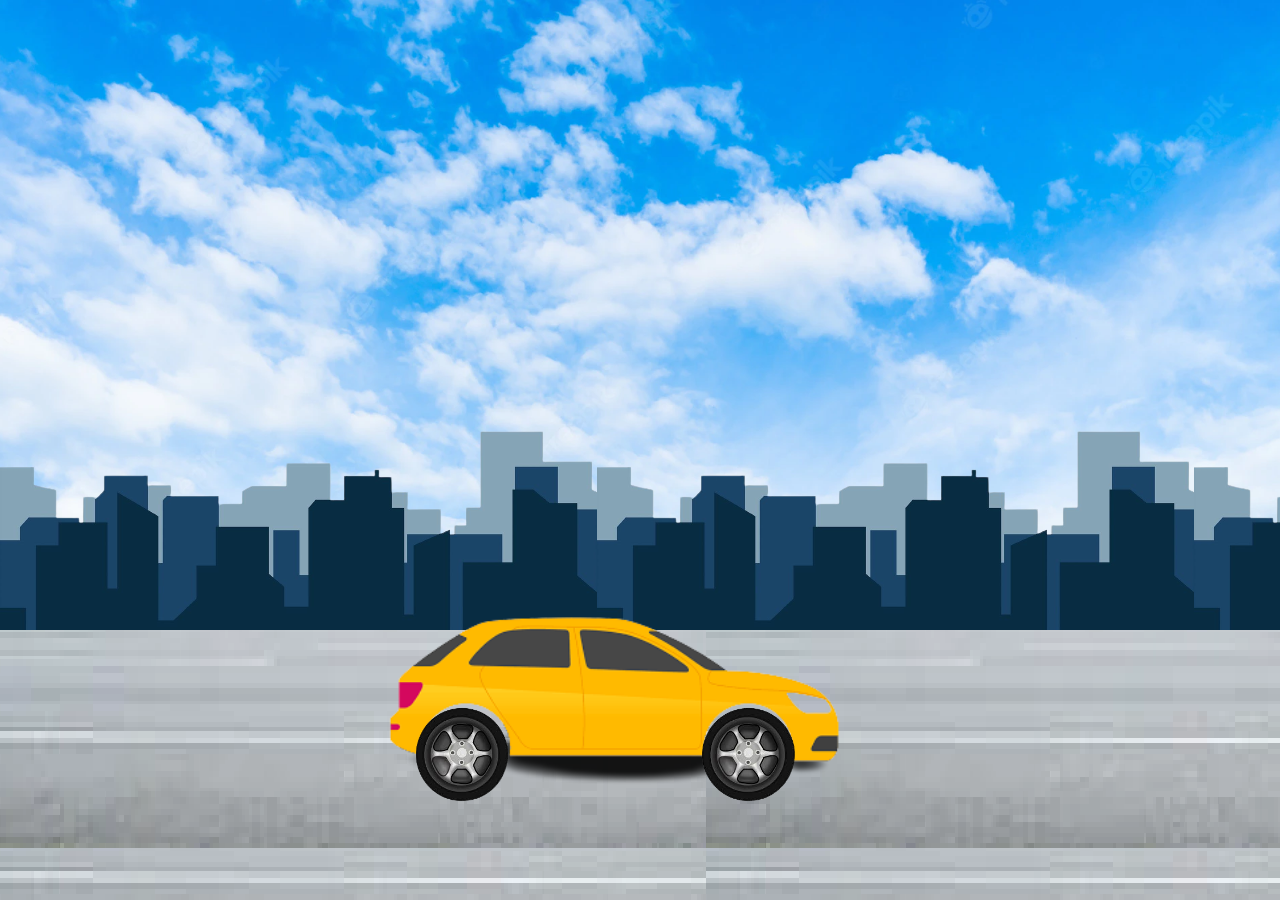
<file: Animated_Car/index.html>
<!DOCTYPE html>
<html lang="en">
  <head>
    <meta charset="UTF-8" />
    <meta name="viewport" content="width=device-width, initial-scale=1.0" />
    <meta http-equiv="X-UA-Compatible" content="ie=edge" />
    <link rel="shortcut icon" href="favicon.png" type="image/x-icon" />
    <link rel="stylesheet" href="style.css" />
    <title>CSS Animations</title>
  </head>
  <body>
    <div class="sky">
      <div class="road"></div>
      <div class="city"></div>
      <div class="car-wheel">
        <div class="car">
          <img src="./assests/car.png" class="car-object" alt="car" />
          <img src="./assests/wheel.jfif" class="front" alt="front-wheel" />
          <img src="./assests/wheel.jfif" class="back" alt="back-wheel" />
        </div>
      </div>
    </div>
  </body>
</html>
</file>
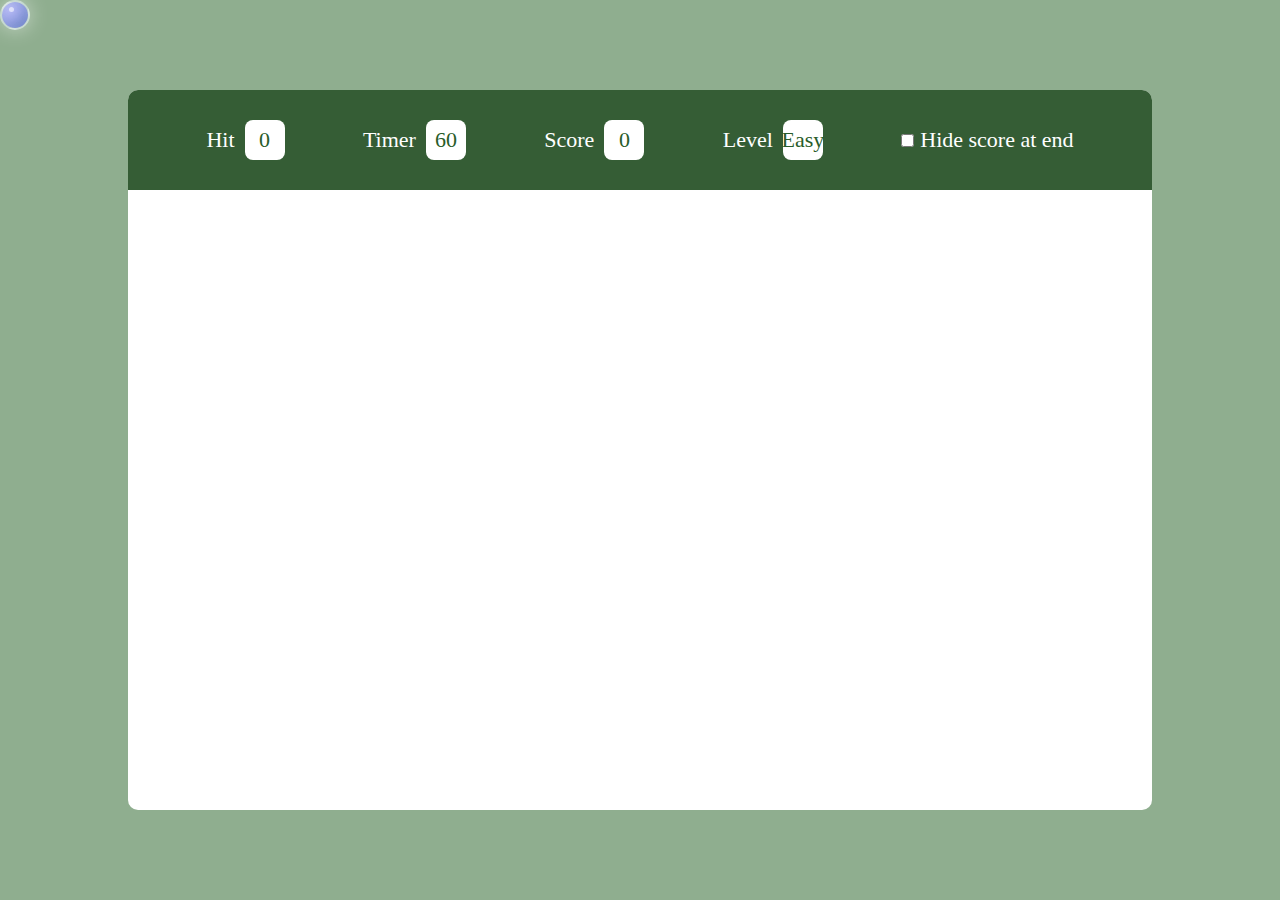
<file: BubbleGame/Index.html>
<!DOCTYPE html>
<html lang="en">
<head>
    <meta charset="UTF-8">
    <meta name="viewport" content="width=device-width, initial-scale=1.0">
    <title>Bubble Game</title>
    <link rel="stylesheet" href="style.css">
</head>
<body>
    <div id="main2">
        <div id="bubble"></div>
        <div id="main">
            <div id="panel">
                <div id="ptop">
                  <div class="elem">Hit
    <div id="hitVal" class="box">0</div>
</div>

<div class="elem">Timer
    <div id="timerVl" class="box">60</div>
</div>

<div class="elem">Score
    <div id="scoreVal" class="box">0</div>
</div>

<div class="elem">Level
    <div id="levelVal" class="box">Easy</div>
</div>

<div class="elem">
    <label style="display:flex; align-items:center; gap:6px; cursor:pointer;">
        <input id="hideScoreOnEnd" type="checkbox">
        Hide score at end
    </label>
</div>

                </div>
    
                <div id="pbtm"></div>
            </div>
        </div>
    </div>

    <!-- Game Menu Modal -->
    <div id="gameMenu" class="modal">
        <div class="modal-content">
            <h2>🎮 Bubble Game Enhanced</h2>
            <div class="menu-section">
                <h3>Select Difficulty:</h3>
                <div class="difficulty-buttons">
                    <button class="difficulty-btn" data-level="easy">Easy (60s)</button>
                    <button class="difficulty-btn" data-level="medium">Medium (45s)</button>
                    <button class="difficulty-btn" data-level="hard">Hard (30s)</button>
                </div>
            </div>
            <div class="menu-section">
                <button id="startGame" class="start-btn">Start Game</button>
                <button id="showLeaderboard" class="menu-btn">Leaderboard</button>
                <button id="showStats" class="menu-btn">Statistics</button>
            </div>
        </div>
    </div>

    <!-- Leaderboard Modal -->
    <div id="leaderboardModal" class="modal">
        <div class="modal-content">
            <h2>🏆 Leaderboard</h2>
            <div id="leaderboardList"></div>
            <button id="closeLeaderboard" class="close-btn">Close</button>
        </div>
    </div>

    <!-- Statistics Modal -->
    <div id="statsModal" class="modal">
        <div class="modal-content">
            <h2>📊 Game Statistics</h2>
            <div id="statsContent"></div>
            <button id="closeStats" class="close-btn">Close</button>
        </div>
    </div>

    <!-- Power-up Display -->
    <div id="powerupDisplay" class="powerup-display">
        <div id="activePowerups"></div>
    </div>

    <script src="https://cdnjs.cloudflare.com/ajax/libs/gsap/3.12.5/gsap.min.js" integrity="sha512-7eHRwcbYkK4d9g/6tD/mhkf++eoTHwpNM9woBxtPUBWm67zeAfFC+HrdoE2GanKeocly/VxeLvIqwvCdk7qScg==" crossorigin="anonymous" referrerpolicy="no-referrer"></script>
    <script src="script.js"></script>
</body>
</html>
</file>
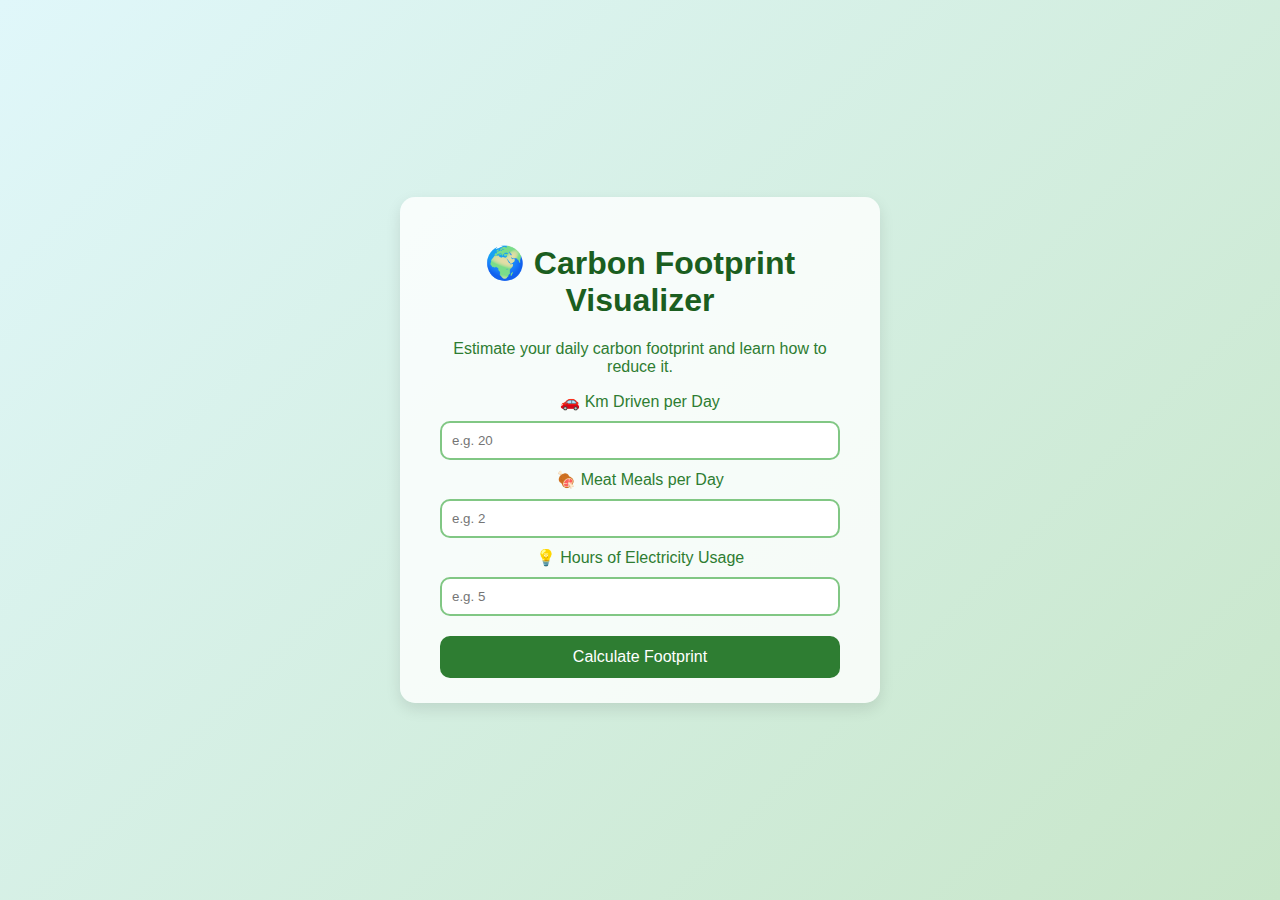
<file: carbon_footprint_visualizer/index.html>
<!DOCTYPE html>
<html lang="en">
<head>
  <meta charset="UTF-8" />
  <meta name="viewport" content="width=device-width, initial-scale=1.0" />
  <title>Carbon Footprint Visualizer 🌿</title>
  <link rel="stylesheet" href="style.css" />
</head>
<body>
  <div class="container">
    <h1>🌍 Carbon Footprint Visualizer</h1>
    <p>Estimate your daily carbon footprint and learn how to reduce it.</p>

    <form id="footprintForm">
      <label>🚗 Km Driven per Day</label>
      <input type="number" id="driving" placeholder="e.g. 20" min="0" />

      <label>🍖 Meat Meals per Day</label>
      <input type="number" id="meals" placeholder="e.g. 2" min="0" />

      <label>💡 Hours of Electricity Usage</label>
      <input type="number" id="electricity" placeholder="e.g. 5" min="0" />

      <button type="submit">Calculate Footprint</button>
    </form>

    <div id="result" class="hidden">
      <h2>Your Daily Footprint:</h2>
      <div class="bar-container">
        <div id="bar"></div>
      </div>
      <p id="value"></p>
      <p id="tip"></p>
    </div>
  </div>

  <script src="script.js"></script>
</body>
</html>
</file>
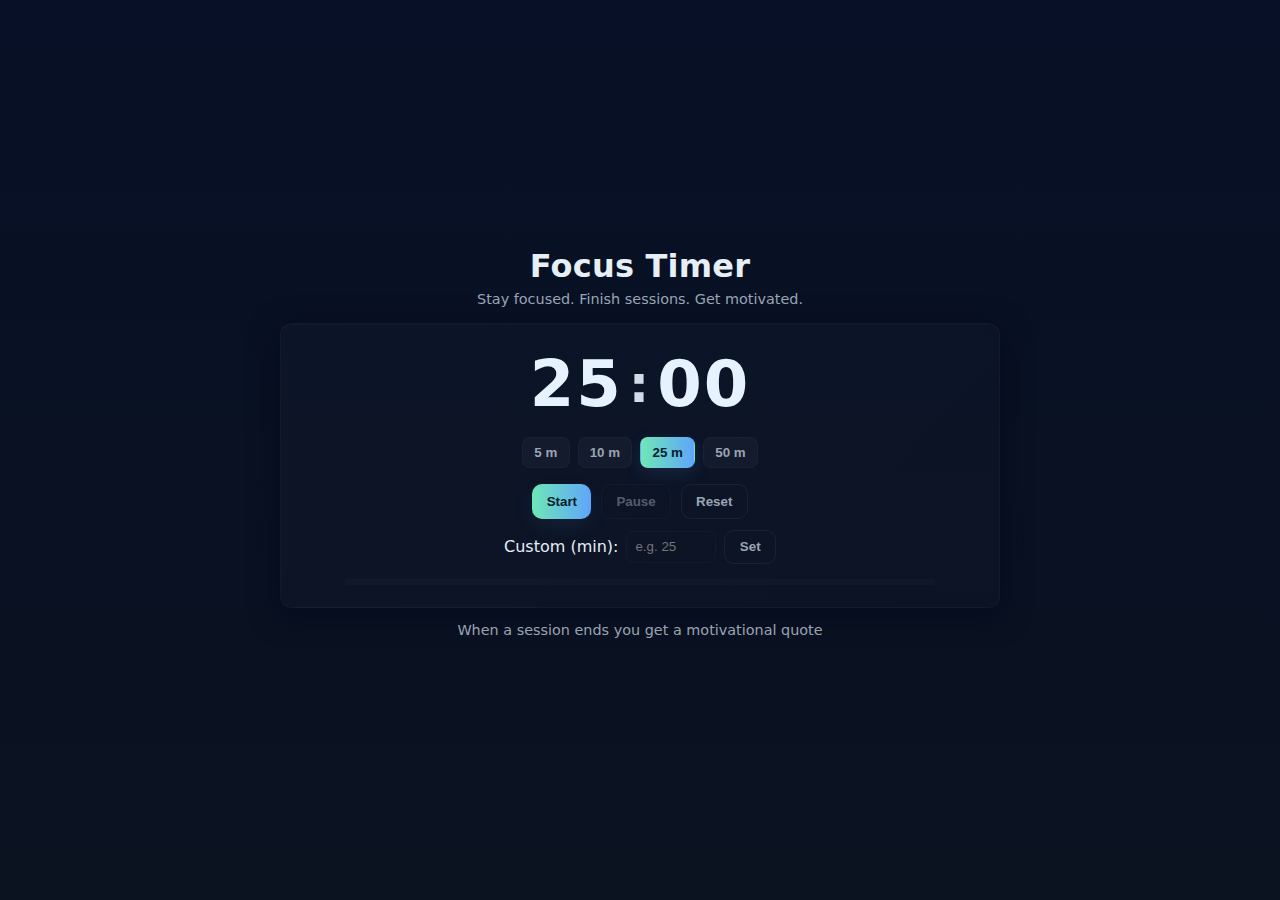
<file: Focus-Timer/index.html>
<!DOCTYPE html>
<html lang="en">
<head>
  <meta charset="utf-8" />
  <meta name="viewport" content="width=device-width,initial-scale=1" />
  <title>Focus Timer — Motivation Mode</title>
  <meta name="description" content="Minimal Pomodoro-style focus timer that shows a motivational quote from ZenQuotes when a session ends." />
  <link rel="stylesheet" href="style.css" />
</head>
<body>
  <main class="app">
    <header class="app-header">
    <h1>Focus Timer</h1>
    <p class="subtitle">Stay focused. Finish sessions. Get motivated.</p>
    </header>
    <section class="timer-card" aria-labelledby="timerTitle">
    <h2 id="timerTitle" class="sr-only">Focus Timer</h2>
    <div class="time-display" id="timeDisplay" role="timer" aria-live="polite">
    <span id="minutes">25</span><span class="colon">:</span><span id="seconds">00</span>
    </div>
    <div class="controls">
    <div class="preset-buttons">
    <button class="preset" data-min="5">5 m</button>
    <button class="preset" data-min="10">10 m</button>
    <button class="preset active" data-min="25">25 m</button>
    <button class="preset" data-min="50">50 m</button>
    </div>
    <div class="action-row">
    <button id="startBtn" class="btn primary">Start</button>
    <button id="pauseBtn" class="btn" disabled>Pause</button>
    <button id="resetBtn" class="btn">Reset</button>
    </div>
    <div class="custom-row">
    <label for="customMinutes">Custom (min):</label>
    <input id="customMinutes" type="number" min="1" max="180" placeholder="e.g. 25" />
    <button id="setCustom" class="btn">Set</button>
    </div>
    <div class="progress-wrap" aria-hidden="true">
    <div class="progress" id="progress"></div>
    </div>
    </div>
    </section>

    <section class="motivation-info">
    <p>When a session ends you get a motivational quote</p>
    </section>
    </main>
    
  <div id="motivationModal" class="modal" role="dialog" aria-modal="true" aria-hidden="true">
    <div class="modal-panel" role="document">
    <button class="modal-close" id="closeModal" aria-label="Close">✕</button>
    <div class="motiv-content">
    <div class="motiv-emoji" id="motivEmoji">🌟</div>
    <blockquote id="motivQuote" class="motiv-quote">—</blockquote>
    <div class="motiv-author" id="motivAuthor"></div>
    </div>
    <div class="modal-actions">
    <button id="copyBtn" class="btn">Copy Quote</button>
    <button id="newQuoteBtn" class="btn">New Quote</button>
    <button id="closeBtn" class="btn primary">Close</button>
      </div>
    </div>
  </div>

  <script src="script.js"></script>
</body>
</html>
</file>
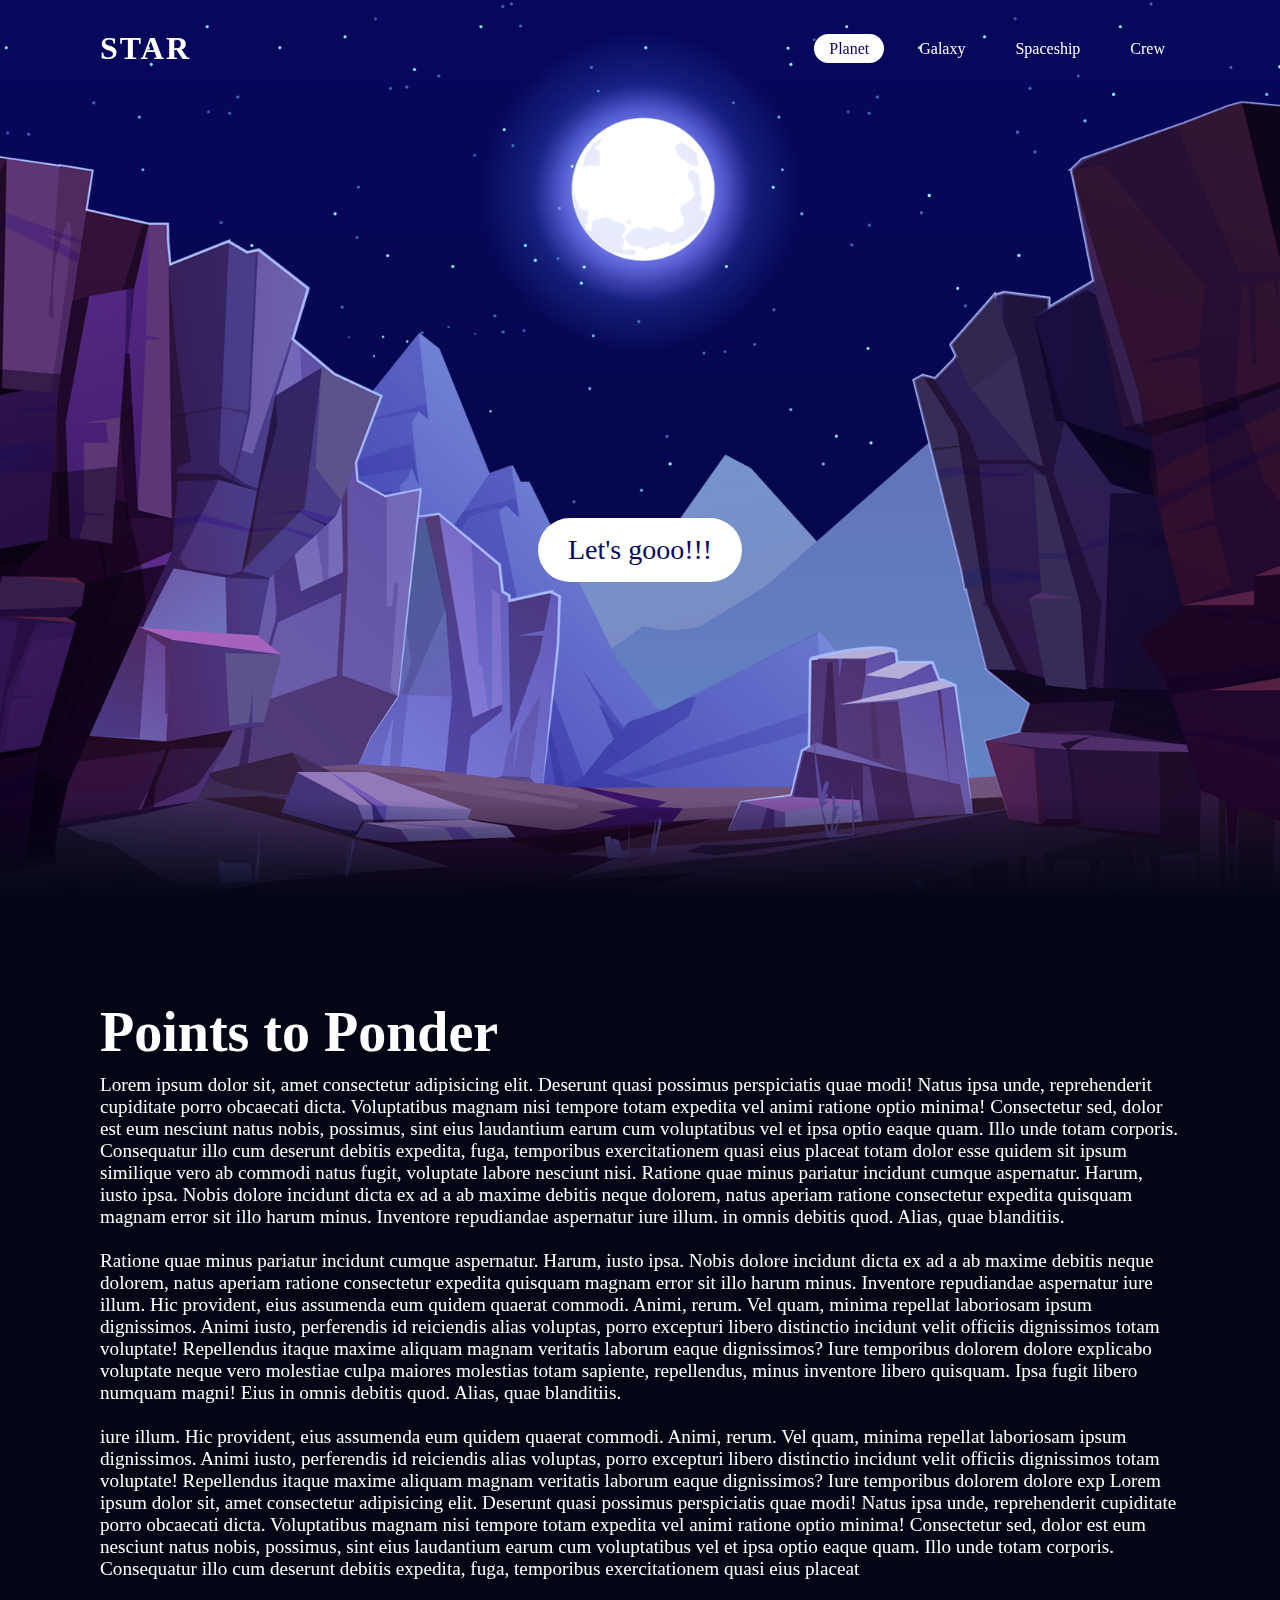
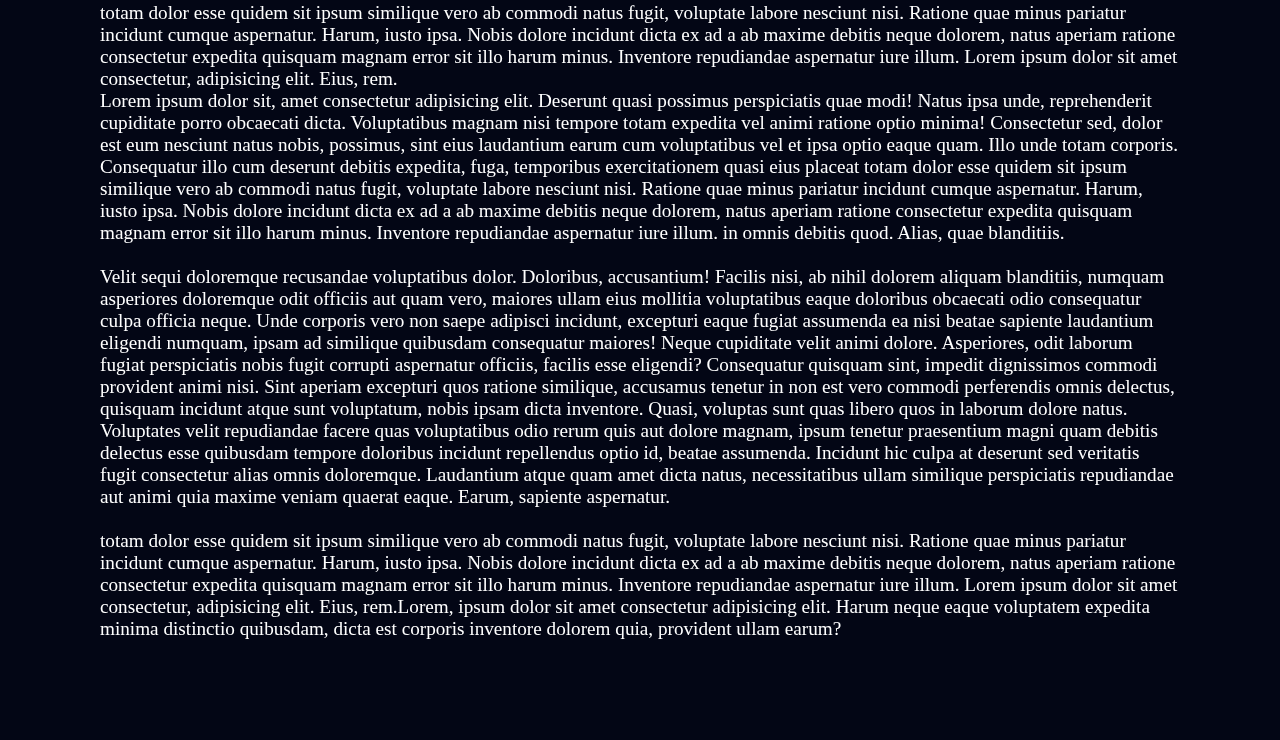
<file: Parallax Project/index.html>
<!DOCTYPE html>
<html lang="en">

<head>
  <meta charset="UTF-8" />
  <meta http-equiv="X-UA-Compatible" content="IE=edge" />
  <meta name="viewport" content="width=device-width, initial-scale=1.0" />
  <link rel="stylesheet" href="index.css" />
  <title>Parallex effect</title>
</head>

<body>
  <header class="nav-header">
    <a href="#" class="logo">Star</a>
    <ul class="nav-list">
      <li class="nav-list-item"><a class="active" href="#">Planet</a></li>
      <li class="nav-list-item"><a href="#">Galaxy</a></li>
      <li class="nav-list-item"><a href="#">Spaceship</a></li>
      <li class="nav-list-item"><a href="#">Crew</a></li>
    </ul>
  </header>
  <section class="img_section">
    <img src="./images/stars.png" id="stars" />
    <img src="./images/moon.png" id="moon" />
    <img src="./images/mountains_behind.png" id="mountains_behind" />
    <h2 id="text">Moon Light</h2>
    <a href="#sec" id="btn">Let's gooo!!!</a>
    <img src="./images/mountains_front.png" id="mountains_front" />
  </section>
  <div class="sec" id="sec">
    <h2>Points to Ponder</h2>
    <p>
      Lorem ipsum dolor sit, amet consectetur adipisicing elit. Deserunt quasi
      possimus perspiciatis quae modi! Natus ipsa unde, reprehenderit
      cupiditate porro obcaecati dicta. Voluptatibus magnam nisi tempore totam
      expedita vel animi ratione optio minima! Consectetur sed, dolor est eum
      nesciunt natus nobis, possimus, sint eius laudantium earum cum
      voluptatibus vel et ipsa optio eaque quam. Illo unde totam corporis.
      Consequatur illo cum deserunt debitis expedita, fuga, temporibus
      exercitationem quasi eius placeat totam dolor esse quidem sit ipsum
      similique vero ab commodi natus fugit, voluptate labore nesciunt nisi.
      Ratione quae minus pariatur incidunt cumque aspernatur. Harum, iusto
      ipsa. Nobis dolore incidunt dicta ex ad a ab maxime debitis neque
      dolorem, natus aperiam ratione consectetur expedita quisquam magnam
      error sit illo harum minus. Inventore repudiandae aspernatur iure illum.
      in omnis debitis quod. Alias, quae blanditiis. <br />
      <br />
      Ratione quae minus pariatur incidunt cumque aspernatur. Harum, iusto
      ipsa. Nobis dolore incidunt dicta ex ad a ab maxime debitis neque
      dolorem, natus aperiam ratione consectetur expedita quisquam magnam
      error sit illo harum minus. Inventore repudiandae aspernatur iure illum.
      Hic provident, eius assumenda eum quidem quaerat commodi. Animi, rerum.
      Vel quam, minima repellat laboriosam ipsum dignissimos. Animi iusto,
      perferendis id reiciendis alias voluptas, porro excepturi libero
      distinctio incidunt velit officiis dignissimos totam voluptate!
      Repellendus itaque maxime aliquam magnam veritatis laborum eaque
      dignissimos? Iure temporibus dolorem dolore explicabo voluptate neque
      vero molestiae culpa maiores molestias totam sapiente, repellendus,
      minus inventore libero quisquam. Ipsa fugit libero numquam magni! Eius
      in omnis debitis quod. Alias, quae blanditiis. <br />
      <br />
      iure illum. Hic provident, eius assumenda eum quidem quaerat commodi.
      Animi, rerum. Vel quam, minima repellat laboriosam ipsum dignissimos.
      Animi iusto, perferendis id reiciendis alias voluptas, porro excepturi
      libero distinctio incidunt velit officiis dignissimos totam voluptate!
      Repellendus itaque maxime aliquam magnam veritatis laborum eaque
      dignissimos? Iure temporibus dolorem dolore exp Lorem ipsum dolor sit,
      amet consectetur adipisicing elit. Deserunt quasi possimus perspiciatis
      quae modi! Natus ipsa unde, reprehenderit cupiditate porro obcaecati
      dicta. Voluptatibus magnam nisi tempore totam expedita vel animi ratione
      optio minima! Consectetur sed, dolor est eum nesciunt natus nobis,
      possimus, sint eius laudantium earum cum voluptatibus vel et ipsa optio
      eaque quam. Illo unde totam corporis. Consequatur illo cum deserunt
      debitis expedita, fuga, temporibus exercitationem quasi eius placeat
      <br />
      <br />
      totam dolor esse quidem sit ipsum similique vero ab commodi natus fugit,
      voluptate labore nesciunt nisi. Ratione quae minus pariatur incidunt
      cumque aspernatur. Harum, iusto ipsa. Nobis dolore incidunt dicta ex ad
      a ab maxime debitis neque dolorem, natus aperiam ratione consectetur
      expedita quisquam magnam error sit illo harum minus. Inventore
      repudiandae aspernatur iure illum. Lorem ipsum dolor sit amet
      consectetur, adipisicing elit. Eius, rem.
    </p>
    <p>
      Lorem ipsum dolor sit, amet consectetur adipisicing elit. Deserunt quasi
      possimus perspiciatis quae modi! Natus ipsa unde, reprehenderit
      cupiditate porro obcaecati dicta. Voluptatibus magnam nisi tempore totam
      expedita vel animi ratione optio minima! Consectetur sed, dolor est eum
      nesciunt natus nobis, possimus, sint eius laudantium earum cum
      voluptatibus vel et ipsa optio eaque quam. Illo unde totam corporis.
      Consequatur illo cum deserunt debitis expedita, fuga, temporibus
      exercitationem quasi eius placeat totam dolor esse quidem sit ipsum
      similique vero ab commodi natus fugit, voluptate labore nesciunt nisi.
      Ratione quae minus pariatur incidunt cumque aspernatur. Harum, iusto
      ipsa. Nobis dolore incidunt dicta ex ad a ab maxime debitis neque
      dolorem, natus aperiam ratione consectetur expedita quisquam magnam
      error sit illo harum minus. Inventore repudiandae aspernatur iure illum.
      in omnis debitis quod. Alias, quae blanditiis. <br />
      <br />
      Velit sequi doloremque recusandae voluptatibus dolor. Doloribus, accusantium! Facilis nisi, ab nihil dolorem
      aliquam blanditiis, numquam asperiores doloremque odit officiis aut quam vero, maiores ullam eius mollitia
      voluptatibus eaque doloribus obcaecati odio consequatur culpa officia neque. Unde corporis vero non saepe adipisci
      incidunt, excepturi eaque fugiat assumenda ea nisi beatae sapiente laudantium eligendi numquam, ipsam ad similique
      quibusdam consequatur maiores! Neque cupiditate velit animi dolore. Asperiores, odit laborum fugiat perspiciatis
      nobis fugit corrupti aspernatur officiis, facilis esse eligendi? Consequatur quisquam sint, impedit dignissimos
      commodi provident animi nisi. Sint aperiam excepturi quos ratione similique, accusamus tenetur in non est vero
      commodi perferendis omnis delectus, quisquam incidunt atque sunt voluptatum, nobis ipsam dicta inventore. Quasi,
      voluptas sunt quas libero quos in laborum dolore natus. Voluptates velit repudiandae facere quas voluptatibus odio
      rerum quis aut dolore magnam, ipsum tenetur praesentium magni quam debitis delectus esse quibusdam tempore
      doloribus incidunt repellendus optio id, beatae assumenda. Incidunt hic culpa at deserunt sed veritatis fugit
      consectetur alias omnis doloremque. Laudantium atque quam amet dicta natus, necessitatibus ullam similique
      perspiciatis repudiandae aut animi quia maxime veniam quaerat eaque. Earum, sapiente aspernatur. <br />
      <br />
      totam dolor esse quidem sit ipsum similique vero ab commodi natus fugit,
      voluptate labore nesciunt nisi. Ratione quae minus pariatur incidunt
      cumque aspernatur. Harum, iusto ipsa. Nobis dolore incidunt dicta ex ad
      a ab maxime debitis neque dolorem, natus aperiam ratione consectetur
      expedita quisquam magnam error sit illo harum minus. Inventore
      repudiandae aspernatur iure illum. Lorem ipsum dolor sit amet
      consectetur, adipisicing elit. Eius, rem.Lorem, ipsum dolor sit amet consectetur adipisicing elit. Harum neque
      eaque voluptatem expedita minima distinctio
      quibusdam, dicta est corporis inventore dolorem quia, provident ullam earum?
      <br />
    </p>
  </div>
  <script src="./index.js"></script>
</body>

</html>
</file>
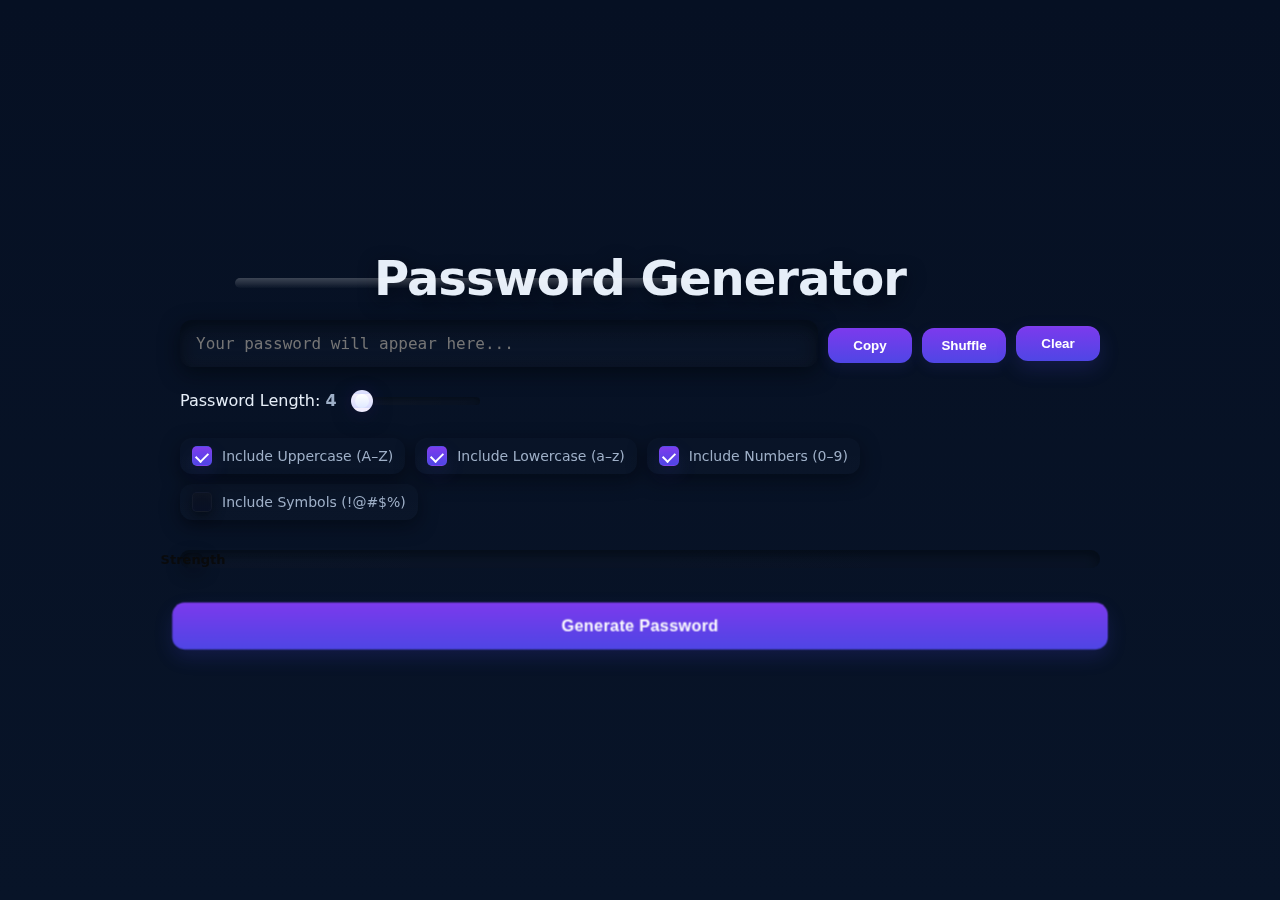
<file: password-generator/index.html>
<!DOCTYPE html>
<html lang="en">
  <head>
    <meta charset="UTF-8" />
    <meta name="viewport" content="width=device-width, initial-scale=1.0" />
    <title>Password Generator</title>
    <link rel="stylesheet" href="style.css" />
  </head>
  <body>
    <div class="container">
      <h1>Password Generator</h1>

      <div class="password-display">
        <input
          type="text"
          id="passwordDisplay"
          readonly
          placeholder="Your password will appear here..."
        />
        <button id="copyBtn">Copy</button>
        <button id="shuffleBtn">Shuffle</button>
        <button id="clearBtn">Clear</button>
      </div>


      <div class="length-control">
        <label for="lengthSlider"
          >Password Length: <span id="lengthValue">4</span></label>
        <input type="range" id="lengthSlider" min="4" max="30" value="4" />
      </div>

      <div class="options">
        <label
          ><input type="checkbox" id="uppercase" checked /> Include Uppercase
          (A–Z)</label
        >
        <label
          ><input type="checkbox" id="lowercase" checked /> Include Lowercase
          (a–z)</label
        >
        <label
          ><input type="checkbox" id="numbers" checked /> Include Numbers
          (0–9)</label
        >
        <label
          ><input type="checkbox" id="symbols" /> Include Symbols (!@#$%)</label
        >
      </div>

      <div class="strength-meter">
        <div id="strengthBar" class="strength-bar">Strength</div>
      </div>

      <button id="generateBtn" class="generate-btn">Generate Password</button>
    </div>

    <script src="script.js"></script>
  </body>
</html>
</file>
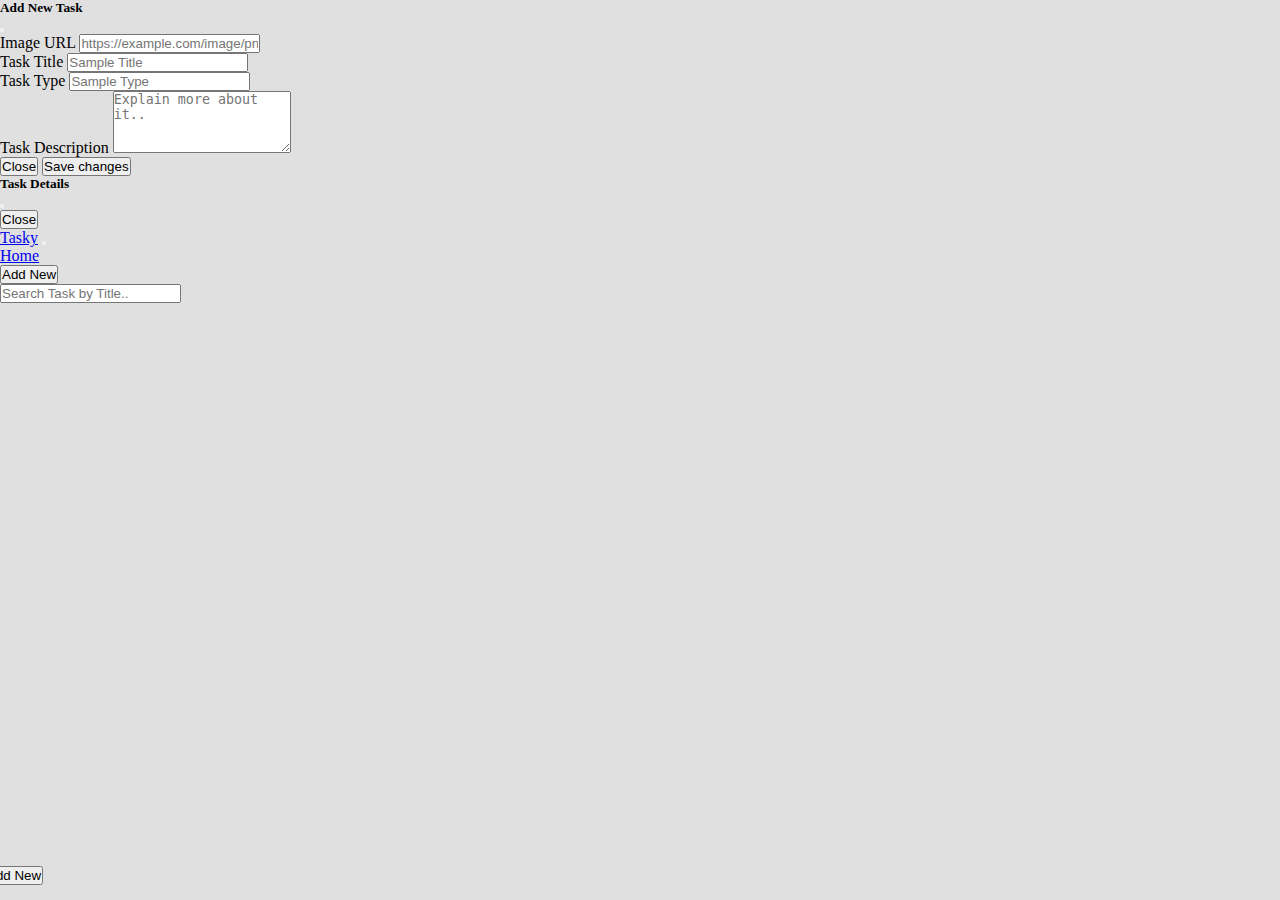
<file: Task Management App/index.html>
<!DOCTYPE html>
<html lang="en">
  <head>
    <meta charset="UTF-8" />
    <meta http-equiv="X-UA-Compatible" content="IE=edge" />
    <meta name="viewport" content="width=device-width, initial-scale=1.0" />
    <!-- Adding Favicon -->
    <link rel="shortcut icon" href="assets/favicon.ico" type="image/x-icon" />
    <link
      rel="stylesheet"
      href="https://cdnjs.cloudflare.com/ajax/libs/font-awesome/6.1.2/css/all.min.css"
      integrity="sha512-1sCRPdkRXhBV2PBLUdRb4tMg1w2YPf37qatUFeS7zlBy7jJI8Lf4VHwWfZZfpXtYSLy85pkm9GaYVYMfw5BC1A=="
      crossorigin="anonymous"
      referrerpolicy="no-referrer"
    />
    <link
      href="https://cdn.jsdelivr.net/npm/bootstrap@5.2.0/dist/css/bootstrap.min.css"
      rel="stylesheet"
      integrity="sha384-gH2yIJqKdNHPEq0n4Mqa/HGKIhSkIHeL5AyhkYV8i59U5AR6csBvApHHNl/vI1Bx"
      crossorigin="anonymous"
    />
    <link rel="stylesheet" href="styles/index.css" />
    <title>Task Management Application</title>
  </head>

  <body onload="loadInitialData()">
    <div class="add_new_btn_mobile_only d-md-none">
      <button
        class="btn btn-primary d-flex align-items-center"
        data-bs-toggle="modal"
        data-bs-target="#addNewTask"
        type="submit"
      >
        <i class="fas fa-plus mx-2"></i>Add New
      </button>
    </div>
    <div
      class="modal fade"
      id="addNewTask"
      tabindex="-1"
      aria-labelledby="addNewTaskLabel"
      aria-hidden="true"
    >
      <div class="modal-dialog modal-dialog-centered">
        <div class="modal-content">
          <div class="modal-header">
            <h5 class="modal-title" id="addNewTaskLabel">Add New Task</h5>
            <button
              type="button"
              class="btn-close"
              data-bs-dismiss="modal"
              aria-label="Close"
            ></button>
          </div>
          <div class="modal-body">
            <form onsubmit="return false">
              <div class="mb-4">
                <label for="imageURL">Image URL</label>
                <input
                  type="url"
                  placeholder="https://example.com/image/png"
                  class="form-control"
                  id="imageURL"
                />
              </div>
              <div class="mb-4">
                <label for="taskTitle">Task Title</label>
                <input
                  type="text"
                  placeholder="Sample Title"
                  class="form-control"
                  id="taskTitle"
                  required
                />
              </div>
              <div class="mb-4">
                <label for="tags">Task Type</label>
                <input
                  type="text"
                  placeholder="Sample Type"
                  class="form-control"
                  id="tags"
                  required
                />
              </div>
              <div class="mb-4">
                <label for="taskDescription">Task Description</label>
                <textarea
                  rows="4"
                  placeholder="Explain more about it.."
                  class="form-control"
                  id="taskDescription"
                  required
                ></textarea>
              </div>
              <button
                type="submit"
                type="button"
                class="btn btn-secondary"
                data-bs-dismiss="modal"
              >
                Close
              </button>
              <button
                type="submit"
                type="button"
                class="btn btn-primary"
                onclick="handleSubmit()"
              >
                Save changes
              </button>
            </form>
          </div>
        </div>
      </div>
    </div>
    <div
      class="modal fade"
      id="showTask"
      tabindex="-1"
      aria-labelledby="showTaskLabel"
      aria-hidden="true"
    >
      <div class="modal-dialog modal-lg">
        <div class="modal-content">
          <div class="modal-header">
            <h5 class="modal-title" id="showTaskLabel">Task Details</h5>
            <button
              type="button"
              class="btn-close"
              data-bs-dismiss="modal"
              aria-label="Close"
            ></button>
          </div>
          <div class="modal-body task__modal__body"></div>
          <div class="modal-footer">
            <button
              type="button"
              class="btn btn-secondary"
              data-bs-dismiss="modal"
            >
              Close
            </button>
          </div>
        </div>
      </div>
    </div>
    <nav class="navbar navbar-expand-lg text-bg-light bg-light">
      <div class="container-fluid">
        <a class="navbar-brand" href="#">Tasky</a>
        <button
          class="navbar-toggler"
          type="button"
          data-bs-toggle="collapse"
          data-bs-target="#navbarSupportedContent"
          aria-controls="navbarSupportedContent"
          aria-expanded="false"
          aria-label="Toggle navigation"
        >
          <span class="navbar-toggler-icon"></span>
        </button>
        <div class="collapse navbar-collapse" id="navbarSupportedContent">
          <ul class="navbar-nav me-auto">
            <li class="nav-item">
              <a class="nav-link active" aria-current="page" href="#">Home</a>
            </li>
          </ul>
          <button
            class="btn btn-primary d-flex align-items-center"
            data-bs-toggle="modal"
            data-bs-target="#addNewTask"
            type="submit"
          >
            <i class="fas fa-plus mx-2"></i>Add New
          </button>
        </div>
      </div>
    </nav>
    <div class="container">
      <section class="mt-5">
        <div class="row justify-content-center">
          <div class="col-md-6">
            <div class="input-group flex-nowrap shadow-sm rounded">
              <input
                type="search"
                class="form-control"
                placeholder="Search Task by Title.."
                aria-label="Search Task"
                aria-describedby="addon-wrapping"
                oninput="searchTask.apply(this, arguments)"
              />
              <span class="input-group-text" id="addon-wrapper">
                <i class="fas fa-search"> </i>
              </span>
            </div>
          </div>
        </div>
      </section>
      <section class="mt-5">
        <div class="row task__contents"></div>
      </section>
    </div>
    <script src="scripts/index.js"></script>
    <script
      src="https://cdn.jsdelivr.net/npm/bootstrap@5.2.0/dist/js/bootstrap.bundle.min.js"
      integrity="sha384-A3rJD856KowSb7dwlZdYEkO39Gagi7vIsF0jrRAoQmDKKtQBHUuLZ9AsSv4jD4Xa"
      crossorigin="anonymous"
    ></script>
  </body>
</html>
</file>
<file: Animated_Car/style.css>
* {
  margin: 0;
  padding: 0;
  box-sizing: border-box;
}

.sky {
  height: 100vh;
  width: 100%;
  background-image: url(./assests/sky.webp);
  background-position: center;
  background-size: cover;
  position: relative;
  overflow: hidden;
}

.road {
  height: 300px;
  width: 500%;
  display: block;
  background-image: url(./assests/road.webp);
  position: absolute;
  bottom: 0;
  left: 0;
  right: 0;
  z-index: 1;
  background-repeat: repeat-x;
  animation: road 2s linear infinite;
}

.city {
  height: 385px;
  width: 500%;
  display: block;
  background-image: url(./assests/city.png);
  position: absolute;
  bottom: 270px;
  left: 0;
  right: 0;
  z-index: 1;
  background-repeat: repeat-x;
  animation: city 12s linear infinite;
}

.car-wheel {
  position: absolute;
  bottom: 100px;
  left: 30%;
  z-index: 2;
  width: 40%;
}

.car {
  position: relative;
  z-index: 2;
  width: 100%;
  height: auto;
}

.car-object {
  width: 36vw;
  animation: move 2s ease-in-out infinite;
}

.front,
.back {
  width: 11vw;
  animation: rotate 0.25s linear infinite;
}

.front {
  position: absolute;
  bottom: -4%;
  right: 15%;
}

.back {
  position: absolute;
  bottom: -4%;
  right: 71%;
}

@keyframes road {
  100% {
    transform: translateX(-1500px);
  }
}

@keyframes city {
  100% {
    transform: translate(-2000px);
  }
}

@keyframes move {
  100% {
    transform: translateY(-4px);
  }
  50% {
    transform: translateY(3px);
  }
  25% {
    transform: translateY(-5px);
  }
}

@keyframes rotate {
  100% {
    transform: rotate(360deg);
  }
}
</file>
<file: BubbleGame/style.css>
*{
    margin: 0px;
    padding: 0px;
    box-sizing: border-box;
    font-family:  "Poppins", "Raleway", "Lato", "Noto Sans";
}

html,body{
    width: 100%;
    height: 100%;
}


#main{
    display: flex;
    align-items: center;
    justify-content: center;
    width: 100%;
    height: 100%;
    background-color: rgb(143, 174, 143);
}

#panel{
    overflow: hidden;
    width: 80%;
    height: 80%;
    background-color: white;
    border-radius: 10px;
}

#ptop{
    display: flex;
    align-items: center;
    justify-content: space-evenly;
    width: 100%;
    height: 100px;
    color: white;
    background-color: rgb(53, 93, 53);
}

.elem{
    display: flex;
    align-items: center;
    gap: 10px;
    font-size: 22px;
    font-weight: 500;
}

.box{
    font-weight: 500;
    display: flex;
    align-items: center;
    justify-content: center;
    color: rgb(41, 92, 41);
    background-color: white;
    width: 40px;
    height: 40px;
    border-radius: 8px;
}

#pbtm{
    width: 100%;
    height: calc(100% - 100px);
    display: flex;
    align-items: center;
    justify-content: center;
    gap: 10px;
    flex-wrap: wrap;
    padding: 15px;
    color: rgb(90, 145, 90);
    font-size: 50px;
}

.bubble{
    font-size: 18px;
    display: flex;
    align-items: center;
    justify-content: center;
    width: 50px;
    height: 50px;
    background-color: rgb(90, 145, 90);
    border-radius: 50%;
    color: white;
    font-weight: 450;
    padding: 20px;
}

.bubble:hover{
    background-color: rgb(63, 106, 63);
    transition: all 0.3s ease-in-out;
}

#main2{
    width: 100%;
    height: 100%;
}

body{
    cursor: none;
}

#bubble {
    width: 30px;
    height: 30px;
    border-radius: 50%;

    background: radial-gradient(circle at 30% 30%, rgba(255, 255, 255, 0.7), rgba(255, 255, 255, 0) 60%),
        radial-gradient(circle at 70% 70%, rgba(255, 255, 255, 0.2), rgba(255, 255, 255, 0) 70%);

    background-color: rgba(173, 216, 230, 0.3);
    border: 2px solid rgba(255, 255, 255, 0.4);

    box-shadow: 0 0 20px rgba(255, 255, 255, 0.5),
        inset -20px -20px 30px rgba(0, 0, 255, 0.3),
        inset 10px 10px 15px rgba(255, 255, 255, 0.5);

    position: fixed;
    z-index: 10;
}

/* Mobile Responsiveness */
@media (max-width: 700px) {
    #panel {
        width: 90%;
        height: 85%;
    }
    
    #ptop {
        height: 80px;
        flex-direction: column;
        gap: 10px;
        padding: 10px;
    }
    
    .elem {
        font-size: 18px;
        gap: 8px;
    }
    
    .box {
        font-size: 18px;
        padding: 8px 12px;
    }
    
    #pbtm {
        padding: 10px;
    }
    
    .bubble {
        width: 40px;
        height: 40px;
        font-size: 16px;
    }
}

@media (max-width: 400px) {
    #panel {
        width: 98%;
        height: 90%;
    }
    
    #ptop {
        height: 70px;
        padding: 8px;
    }
    
    .elem {
        font-size: 16px;
        gap: 6px;
    }
    
    .box {
        font-size: 16px;
        padding: 6px 10px;
    }
    
    .bubble {
        width: 35px;
        height: 35px;
        font-size: 14px;
    }
}

#bubble::after {
    content: '';
    position: absolute;
    top: 20%;
    left: 25%;
    width: 5px;
    height: 5px;
    border-radius: 50%;
    background: rgba(255, 255, 255, 0.6);
    box-shadow: 0 0 15px rgba(255, 255, 255, 0.8);
}
my-first-contribution
.hidden {
    display: none !important;
 }


/* Modal Styles */
.modal {
    display: none;
    position: fixed;
    z-index: 1000;
    left: 0;
    top: 0;
    width: 100%;
    height: 100%;
    background-color: rgba(0, 0, 0, 0.5);
    backdrop-filter: blur(5px);
}

.modal-content {
    background-color: white;
    margin: 5% auto;
    padding: 30px;
    border-radius: 15px;
    width: 90%;
    max-width: 500px;
    box-shadow: 0 10px 30px rgba(0, 0, 0, 0.3);
    animation: modalSlideIn 0.3s ease-out;
}

@keyframes modalSlideIn {
    from {
        opacity: 0;
        transform: translateY(-50px);
    }
    to {
        opacity: 1;
        transform: translateY(0);
    }
}

.menu-section {
    margin: 20px 0;
}

.difficulty-buttons {
    display: flex;
    gap: 10px;
    flex-wrap: wrap;
    justify-content: center;
}

.difficulty-btn {
    padding: 12px 20px;
    border: none;
    border-radius: 25px;
    background: linear-gradient(45deg, #4CAF50, #45a049);
    color: white;
    font-weight: bold;
    cursor: pointer;
    transition: all 0.3s ease;
    box-shadow: 0 4px 15px rgba(76, 175, 80, 0.3);
}

.difficulty-btn:hover {
    transform: translateY(-2px);
    box-shadow: 0 6px 20px rgba(76, 175, 80, 0.4);
}

.difficulty-btn.active {
    background: linear-gradient(45deg, #FF6B6B, #FF5252);
    box-shadow: 0 4px 15px rgba(255, 107, 107, 0.3);
}

.start-btn {
    background: linear-gradient(45deg, #2196F3, #1976D2);
    color: white;
    padding: 15px 30px;
    border: none;
    border-radius: 25px;
    font-size: 18px;
    font-weight: bold;
    cursor: pointer;
    margin: 10px;
    transition: all 0.3s ease;
    box-shadow: 0 4px 15px rgba(33, 150, 243, 0.3);
}

.start-btn:hover {
    transform: translateY(-2px);
    box-shadow: 0 6px 20px rgba(33, 150, 243, 0.4);
}

.menu-btn {
    background: linear-gradient(45deg, #9C27B0, #7B1FA2);
    color: white;
    padding: 12px 25px;
    border: none;
    border-radius: 20px;
    font-weight: bold;
    cursor: pointer;
    margin: 5px;
    transition: all 0.3s ease;
    box-shadow: 0 4px 15px rgba(156, 39, 176, 0.3);
}

.menu-btn:hover {
    transform: translateY(-2px);
    box-shadow: 0 6px 20px rgba(156, 39, 176, 0.4);
}

.close-btn {
    background: linear-gradient(45deg, #f44336, #d32f2f);
    color: white;
    padding: 10px 20px;
    border: none;
    border-radius: 20px;
    font-weight: bold;
    cursor: pointer;
    margin-top: 20px;
    transition: all 0.3s ease;
}

.close-btn:hover {
    transform: translateY(-2px);
    box-shadow: 0 4px 15px rgba(244, 67, 54, 0.3);
}

/* Leaderboard Styles */
.leaderboard-item {
    display: flex;
    justify-content: space-between;
    align-items: center;
    padding: 10px;
    margin: 5px 0;
    background: linear-gradient(45deg, #f8f9fa, #e9ecef);
    border-radius: 10px;
    box-shadow: 0 2px 5px rgba(0, 0, 0, 0.1);
}

.leaderboard-rank {
    font-weight: bold;
    font-size: 18px;
    color: #FFD700;
}

.leaderboard-score {
    font-weight: bold;
    color: #2E7D32;
}

/* Statistics Styles */
.stat-item {
    display: flex;
    justify-content: space-between;
    padding: 10px;
    margin: 5px 0;
    background: linear-gradient(45deg, #e3f2fd, #bbdefb);
    border-radius: 10px;
    border-left: 4px solid #2196F3;
}

.stat-label {
    font-weight: bold;
    color: #1976D2;
}

.stat-value {
    font-weight: bold;
    color: #0D47A1;
}

/* Power-up Styles */
.powerup-display {
    position: fixed;
    top: 20px;
    right: 20px;
    z-index: 100;
}

.powerup-item {
    background: linear-gradient(45deg, #FF9800, #F57C00);
    color: white;
    padding: 8px 15px;
    border-radius: 20px;
    margin: 5px 0;
    font-weight: bold;
    box-shadow: 0 4px 15px rgba(255, 152, 0, 0.3);
    animation: powerupPulse 2s infinite;
}

@keyframes powerupPulse {
    0%, 100% { transform: scale(1); }
    50% { transform: scale(1.05); }
}

/* Enhanced Bubble Styles */
.bubble.powerup {
    background: linear-gradient(45deg, #FFD700, #FFA000);
    box-shadow: 0 0 20px rgba(255, 215, 0, 0.5);
    animation: powerupGlow 1s infinite alternate;
}

@keyframes powerupGlow {
    from { box-shadow: 0 0 20px rgba(255, 215, 0, 0.5); }
    to { box-shadow: 0 0 30px rgba(255, 215, 0, 0.8); }
}

.bubble.bonus {
    background: linear-gradient(45deg, #4CAF50, #2E7D32);
    box-shadow: 0 0 15px rgba(76, 175, 80, 0.5);
}

/* Game Over Styles */
.game-over {
    text-align: center;
    color: #f44336;
    font-size: 48px;
    font-weight: bold;
    text-shadow: 2px 2px 4px rgba(0, 0, 0, 0.3);
    animation: gameOverBounce 0.5s ease-out;
}

@keyframes gameOverBounce {
    0% { transform: scale(0.5); opacity: 0; }
    50% { transform: scale(1.2); }
    100% { transform: scale(1); opacity: 1; }
}

/* Responsive Design for Modals */
@media (max-width: 768px) {
    .modal-content {
        margin: 10% auto;
        padding: 20px;
        width: 95%;
    }
    
    .difficulty-buttons {
        flex-direction: column;
        align-items: center;
    }
    
    .difficulty-btn {
        width: 100%;
        max-width: 200px;
    }
}
</file>
<file: carbon_footprint_visualizer/style.css>
body {
  font-family: 'Poppins', sans-serif;
  background: linear-gradient(135deg, #e0f7fa, #c8e6c9);
  color: #2e7d32;
  display: flex;
  justify-content: center;
  align-items: center;
  height: 100vh;
  margin: 0;
}

.container {
  background: #ffffffcc;
  padding: 25px 40px;
  border-radius: 15px;
  box-shadow: 0 6px 15px rgba(0,0,0,0.1);
  max-width: 400px;
  text-align: center;
}

h1 {
  color: #1b5e20;
}

form {
  display: flex;
  flex-direction: column;
  gap: 10px;
  margin-top: 15px;
}

input {
  padding: 10px;
  border: 2px solid #81c784;
  border-radius: 10px;
}

button {
  margin-top: 10px;
  background-color: #2e7d32;
  color: white;
  border: none;
  padding: 12px;
  border-radius: 10px;
  cursor: pointer;
  font-size: 1rem;
  transition: background 0.3s;
}

button:hover {
  background-color: #1b5e20;
}

.bar-container {
  width: 100%;
  background: #c8e6c9;
  height: 25px;
  border-radius: 10px;
  overflow: hidden;
  margin: 15px 0;
}

#bar {
  height: 25px;
  background: #388e3c;
  width: 0%;
  transition: width 1s ease;
}

.hidden {
  display: none;
}

#tip {
  font-style: italic;
  margin-top: 10px;
}
</file>
<file: Focus-Timer/style.css>
:root{
  --bg: #0f1724;
  --card: #0b1220;
  --muted: #9aa4b2;
  --accent: #6ee7b7;
  --accent-2: #60a5fa;
  --glass: rgba(255,255,255,0.03);
  --success: #10b981;
  --danger: #ef4444;
  font-family: Inter, ui-sans-serif, system-ui, -apple-system, "Segoe UI", Roboto, "Helvetica Neue", Arial;
}

*{box-sizing:border-box}
html,body{height:100%}
body{
  margin:0;
  background: linear-gradient(180deg, #071026 0%, #0b1220 100%);
  color:#e6eef6;
  -webkit-font-smoothing:antialiased;
  -moz-osx-font-smoothing:grayscale;
  display:flex;
  align-items:center;
  justify-content:center;
  padding:2rem;
}

.app{
  width:100%;
  max-width:720px;
}

.app-header{
  text-align:center;
  margin-bottom:1rem;
}
.app-header h1{
  font-size:2rem;
  margin:0;
  letter-spacing:0.2px;
}
.subtitle{
  margin:6px 0 0;
  font-size:0.9rem;
  color:var(--muted);
}

.timer-card{
  background:linear-gradient(135deg, rgba(255,255,255,0.02), rgba(255,255,255,0.01));
  border-radius:12px;
  padding:1.4rem;
  box-shadow: 0 6px 30px rgba(2,6,23,0.6), inset 0 1px 0 rgba(255,255,255,0.02);
  border:1px solid rgba(255,255,255,0.03);
}

.time-display{
  display:flex;
  align-items:center;
  justify-content:center;
  font-weight:700;
  font-size:4rem;
  letter-spacing:2px;
  margin-bottom:1rem;
  color: #e6f3ff;
}
.time-display .colon{opacity:0.9; margin:0 6px; font-size:3.2rem}

.controls{padding:0 1rem 0 1rem}
.preset-buttons{display:flex; gap:0.5rem; justify-content:center; margin-bottom:1rem}
.preset{
  background:var(--glass);
  border:1px solid rgba(255,255,255,0.03);
  color:var(--muted);
  padding:0.45rem 0.7rem;
  border-radius:8px;
  cursor:pointer;
  font-weight:600;
}
.preset.active{
  background:linear-gradient(90deg,var(--accent),var(--accent-2));
  color:#042029;
  box-shadow:0 6px 18px rgba(96,165,250,0.12);
}

.action-row{display:flex; gap:0.6rem; justify-content:center; margin-bottom:0.7rem}
.btn{
  background:transparent;
  border:1px solid rgba(255,255,255,0.06);
  color:var(--muted);
  padding:0.55rem 0.9rem;
  border-radius:10px;
  cursor:pointer;
  font-weight:700;
}
.btn.primary{
  background:linear-gradient(90deg,var(--accent),var(--accent-2));
  color:#042029;
  border: none;
  box-shadow: 0 8px 20px rgba(96,165,250,0.08);
}

.btn:disabled{opacity:0.5; cursor:not-allowed}

.custom-row{display:flex; gap:0.5rem; align-items:center; justify-content:center; margin-bottom:0.9rem}
.custom-row input{
  width:90px;
  padding:0.45rem 0.5rem;
  border-radius:8px;
  border:1px solid rgba(255,255,255,0.03);
  background:transparent;
  color:inherit;
}

.progress-wrap{
  height:6px;
  background: rgba(255,255,255,0.02);
  border-radius:999px;
  overflow:hidden;
  margin:0.8rem auto 0;
  width:92%;
}
.progress{
  height:100%;
  width:0%;
  background:linear-gradient(90deg,var(--accent),var(--accent-2));
  transition:width 0.4s linear;
}

.motivation-info{margin-top:0.8rem; text-align:center; color:var(--muted); font-size:0.9rem}

.modal{
  position:fixed;
  inset:0;
  display:none;
  align-items:center;
  justify-content:center;
  background: rgba(2,6,23,0.6);
  z-index:40;
}
.modal[aria-hidden="false"]{display:flex}

.modal-panel{
  width:calc(100% - 40px);
  max-width:620px;
  background: linear-gradient(180deg, #04202a, #08121b);
  color:#e9f6f4;
  padding:1.2rem 1.2rem 1rem;
  border-radius:12px;
  border:1px solid rgba(255,255,255,0.04);
  box-shadow:0 20px 60px rgba(2,6,23,0.7);
  position:relative;
  overflow:hidden;
}

.modal-close{
  position:absolute;
  right:10px;
  top:8px;
  background:transparent;
  border:none;
  color:var(--muted);
  font-size:1.1rem;
  cursor:pointer;
}

.motiv-content{display:flex; flex-direction:column; align-items:center; gap:0.6rem; padding-top:12px}
.motiv-emoji{font-size:2.6rem; transform:translateY(-6px)}
.motiv-quote{
  margin:0;
  font-size:1.15rem;
  font-weight:600;
  text-align:center;
  max-width:100%;
}
.motiv-author{font-size:0.9rem; color:var(--muted); margin-top:4px}

.modal-actions{display:flex; gap:0.6rem; justify-content:center; margin-top:0.8rem}
.sr-only{position:absolute!important; height:1px; width:1px; overflow:hidden; clip:rect(1px,1px,1px,1px); white-space:nowrap}

@media (max-width:520px){
  .time-display{font-size:3rem}
  .preset-buttons{flex-wrap:wrap}
  .modal-panel{padding:1rem}
}
</file>
<file: Parallax Project/index.css>
* {
  margin: 0;
  padding: 0;
  box-sizing: border-box;
}

body {
  min-height: 100vh;
  background-image: linear-gradient(rgb(7, 7, 93), rgb(3, 6, 21));
  scroll-behavior: smooth;
}

.nav-header {
  position: absolute;
  top: 0;
  left: 0;
  width: 100%;
  padding: 30px 100px;
  display: flex;
  justify-content: space-between;
  align-items: center;
  z-index: 10000;
}

.nav-header .logo {
  color: #fff;
  font-size: 2em;
  font-weight: 700;
  text-decoration: none;
  text-transform: uppercase;
  letter-spacing: 2px;
}

.nav-list {
  display: flex;
  justify-content: center;
  align-items: center;
}

.nav-list-item {
  list-style: none;
  margin-left: 20px;
}

.nav-list-item a {
  text-decoration: none;
  padding: 6px 15px;
  color: #fff;
  border-radius: 20px;
}

.nav-list-item a:hover,
.nav-list-item a.active {
  background: #fff;
  color: rgb(7, 7, 93);
}

.img_section {
  position: relative;
  width: 100%;
  height: 100vh;
  padding: 100px;
  display: flex;
  justify-content: center;
  align-items: center;
  overflow: hidden;
}

.img_section::before {
  content: "";
  position: absolute;
  bottom: 0;
  height: 100px;
  width: 100%;
  background: linear-gradient(to top, rgb(3, 6, 21), transparent);
  z-index: 1000;
}

.img_section img {
  position: absolute;
  top: 0;
  left: 0;
  width: 100%;
  height: 100%;
  object-fit: cover;
  pointer-events: none;
}

.img_section #moon {
  mix-blend-mode: screen;
}

.img_section #mountains_front {
  z-index: 10;
}

#text {
  position: absolute;
  right: -350px;
  color: #fff;
  white-space: nowrap;
  font-size: 8vw;
  z-index: 9;
}

#btn {
  padding: 16px 30px;
  background-color: #fff;
  border-radius: 40px;
  text-decoration: none;
  color: rgb(7, 7, 93);
  font-size: 1.75rem;
  transform: translateY(100px);
}

.sec {
  padding: 100px;
  background-color: rgb(3, 6, 21);
}

.sec h2 {
  color: #fff;
  margin-bottom: 10px;
  font-size: 3.5em;
}

.sec p {
  font-size: 1.2em;
  color: #fff;
}
</file>
<file: password-generator/style.css>
:root{
  --bg: linear-gradient(180deg,#061023 0%, #081428 100%);
  --card-bg: rgba(255,255,255,0.04);
  --glass: rgba(255,255,255,0.03);
  --accent: #7c3aed;
  --accent-2: #4f46e5;
  --muted: #9fb0c8;
  --text: #e6eef8;
  --radius: 16px;
  --soft-shadow: 0 10px 30px rgba(4,10,20,0.6);
  --inset-shadow: inset 0 6px 18px rgba(2,6,12,0.6);
  --glow: 0 6px 30px rgba(124,58,237,0.16);
  font-family: Inter, ui-sans-serif, system-ui, -apple-system, "Segoe UI", Roboto, "Helvetica Neue", Arial;
}

*{box-sizing:border-box}
html,body{height:100%}
body{
  margin:0;
  background:var(--bg);
  color:var(--text);
  display:flex;
  align-items:center;
  justify-content:center;
  padding:28px;
  -webkit-font-smoothing:antialiased;
  -moz-osx-font-smoothing:grayscale;
}

.container{
  width:100%;
  max-width:920px;
  perspective:1200px;          
  display:flex;
  gap:18px;
  flex-direction:column;
  transform-style:preserve-3d;
  align-items:center;
}

.card-wrap{
  width:100%;
  transform: rotateX(6deg) rotateY(-2deg); 
  transform-origin:center;
}

h1{
  font-size:48px;
  margin:0;
  line-height:1;
  letter-spacing:-1px;
  text-shadow: 0 6px 18px rgba(4,10,20,0.8), 0 1px 0 rgba(255,255,255,0.02);
  font-weight:700;
  color:var(--text);
  -webkit-font-smoothing:antialiased;
}

.container > .card{
  background: linear-gradient(180deg, rgba(255,255,255,0.02), rgba(255,255,255,0.01));
  border-radius:var(--radius);
  padding:20px;
  width:100%;
  box-shadow: var(--soft-shadow), 0 2px 0 rgba(255,255,255,0.02) inset;
  backdrop-filter: blur(6px) saturate(120%);
  position:relative;
  overflow:visible;
}

.container > .card::before,
.container > .card::after{
  content:"";
  position:absolute;
  inset:0;
  border-radius:inherit;
  pointer-events:none;
}
.container > .card::before{
  transform: translateZ(-10px);
  box-shadow: 0 18px 40px rgba(2,8,20,0.6);
  z-index:-2;
}
.container > .card::after{
  border:1px solid rgba(255,255,255,0.03);
  z-index:-1;
}

.password-display{
  display:flex;
  gap:10px;
  align-items:center;
  width:100%;
}
#passwordDisplay{
  flex:1;
  background: linear-gradient(180deg, rgba(255,255,255,0.01), rgba(255,255,255,0.02));
  border-radius:12px;
  padding:14px 16px;
  color:var(--text);
  font-family: ui-monospace, SFMono-Regular, Menlo, Monaco, "Roboto Mono", monospace;
  font-size:16px;
  border:none;
  outline:none;
  box-shadow: var(--inset-shadow), 0 6px 20px rgba(2,6,12,0.6);
  text-shadow: 0 1px 0 rgba(255,255,255,0.02);
}

#copyBtn, #shuffleBtn, #clearBtn, .generate-btn{
  background: linear-gradient(180deg, var(--accent), var(--accent-2));
  color:white;
  border:none;
  padding:10px 14px;
  border-radius:12px;
  cursor:pointer;
  font-weight:700;
  box-shadow: 0 8px 20px rgba(79,70,229,0.18), 0 2px 0 rgba(255,255,255,0.02) inset;
  transition: transform 160ms cubic-bezier(.2,.9,.3,1), box-shadow 160ms;
  transform: translateZ(20px);
}
#copyBtn, #shuffleBtn, #clearBtn:active, .generate-btn:active{
  transform: translateZ(6px) translateY(2px);
  box-shadow: 0 4px 14px rgba(79,70,229,0.12);
}
#copyBtn, #shuffleBtn, #clearBtn{
  min-width:84px;
}

.length-control{
  display:flex;
  align-items:center;
  gap:12px;
  width:100%;
  margin-top:6px;
}
#lengthValue{
  color:var(--muted);
  font-weight:700;
  min-width:36px;
  text-align:center;
}


input[type="range"]{
  -webkit-appearance:none;
  appearance:none;
  height:8px;
  background: linear-gradient(90deg, rgba(255,255,255,0.04), rgba(255,255,255,0.02));
  border-radius:999px;
  outline:none;
  box-shadow: inset 0 3px 8px rgba(2,6,12,0.6);
}
input[type="range"]::-webkit-slider-thumb{
  -webkit-appearance:none;
  height:22px;
  width:22px;
  border-radius:50%;
  background: linear-gradient(180deg,#ffffff,#dfe9ff);
  box-shadow: 0 6px 18px rgba(12,20,40,0.6), 0 0 20px rgba(124,58,237,0.12);
  border:4px solid rgba(124,58,237,0.08);
  transform: translateZ(40px);
}
input[type="range"]::-moz-range-thumb{
  height:22px;width:22px;border-radius:50%;
  background: linear-gradient(180deg,#ffffff,#dfe9ff);
  box-shadow: 0 6px 18px rgba(12,20,40,0.6);
}

.options{
  display:flex;
  flex-wrap:wrap;
  gap:10px;
  margin-top:10px;
}
.options label{
  display:inline-flex;
  align-items:center;
  gap:10px;
  padding:8px 12px;
  border-radius:12px;
  background: linear-gradient(180deg, rgba(255,255,255,0.01), rgba(255,255,255,0.015));
  color:var(--muted);
  font-size:14px;
  box-shadow: 0 6px 18px rgba(2,6,12,0.5);
  cursor:pointer;
  user-select:none;
}
.options input[type="checkbox"]{

  -webkit-appearance:none;
  appearance:none;
  width:20px;
  height:20px;
  border-radius:5px;
  display:inline-grid;
  place-items:center;
  margin:0;
  background: linear-gradient(180deg,#0b1220,#081025);
  border:1px solid rgba(255,255,255,0.04);
  box-shadow: inset 0 3px 8px rgba(255,255,255,0.02), 0 4px 12px rgba(2,6,12,0.6);
  transition: all 140ms ease;
}
.options input[type="checkbox"]::after{
  content:"";
  width:10px;height:6px;
  border-left:2px solid transparent;
  border-bottom:2px solid transparent;
  transform: rotate(-45deg) scale(0);
  transition: transform 140ms ease, border-color 140ms;
}
.options input[type="checkbox"]:checked{
  background: linear-gradient(180deg,var(--accent),var(--accent-2));
  box-shadow: 0 8px 20px rgba(79,70,229,0.14), inset 0 2px 6px rgba(255,255,255,0.03);
}
.options input[type="checkbox"]:checked::after{
  border-left:2px solid white;
  border-bottom:2px solid white;
  transform: rotate(-45deg) scale(1);
}

.strength-meter{
  margin-top:12px;
  width:100%;
  height:18px;
  background: linear-gradient(90deg, rgba(255,255,255,0.02), rgba(255,255,255,0.01));
  border-radius:999px;
  padding:3px;
  box-shadow: inset 0 6px 14px rgba(2,6,12,0.6);
}
#strengthBar{
  display:flex;
  align-items:center;
  justify-content:center;
  height:100%;
  width:0%;
  padding:0 10px;
  border-radius:999px;
  color:rgba(10,10,10,0.9);
  font-weight:700;
  font-size:13px;
  transition: width 300ms ease, background 300ms ease;
  box-shadow: 0 6px 18px rgba(2,6,12,0.45), 0 2px 10px rgba(0,0,0,0.35) inset;
}

#strengthBar::after{
  content:"";
  position:absolute;
  height:10px;
  width:50%;
  left:6%;
  top:6%;
  background: linear-gradient(180deg, rgba(255,255,255,0.22), rgba(255,255,255,0.02));
  border-radius:999px;
  pointer-events:none;
  mix-blend-mode:overlay;
}

.generate-btn{
  width:100%;
  margin-top:14px;
  padding:14px;
  font-size:16px;
  border-radius:12px;
  letter-spacing:0.3px;
}

.muted-small{ color:var(--muted); font-size:12px; }

@media (max-width:820px){
  h1{ font-size:36px }
  .container{ padding:12px }
  #copyBtn{ min-width:70px }
}


#copyBtn:hover, .generate-btn:hover, .options label:hover{
  transform: translateY(-4px) translateZ(30px);
  box-shadow: 0 18px 40px rgba(2,8,20,0.5), var(--glow);
}
#shuffleBtn:hover, .generate-btn:hover, .options label:hover{
  transform: translateY(-4px) translateZ(30px);
  box-shadow: 0 18px 40px rgba(2,8,20,0.5), var(--glow);
}
#clearBtn:hover, .generate-btn:hover, .options label:hover{
  transform: translateY(-4px) translateZ(30px);
  box-shadow: 0 18px 40px rgba(2,8,20,0.5), var(--glow);
}

@supports not (transform: translateZ(20px)){
  #copyBtn, .generate-btn{ transform:none }
}
</file>
<file: Task Management App/styles/index.css>
* {
  padding: 0;
  margin: 0;
}

body {
  background-color: #e0e0e0;
}

.add_new_btn_mobile_only {
  position: fixed;
  bottom: 0;
  right: 0;
  padding: 15px 15px;
  z-index: 3;
  background: #e0e0e0;
  width: 100%;
}
</file>
